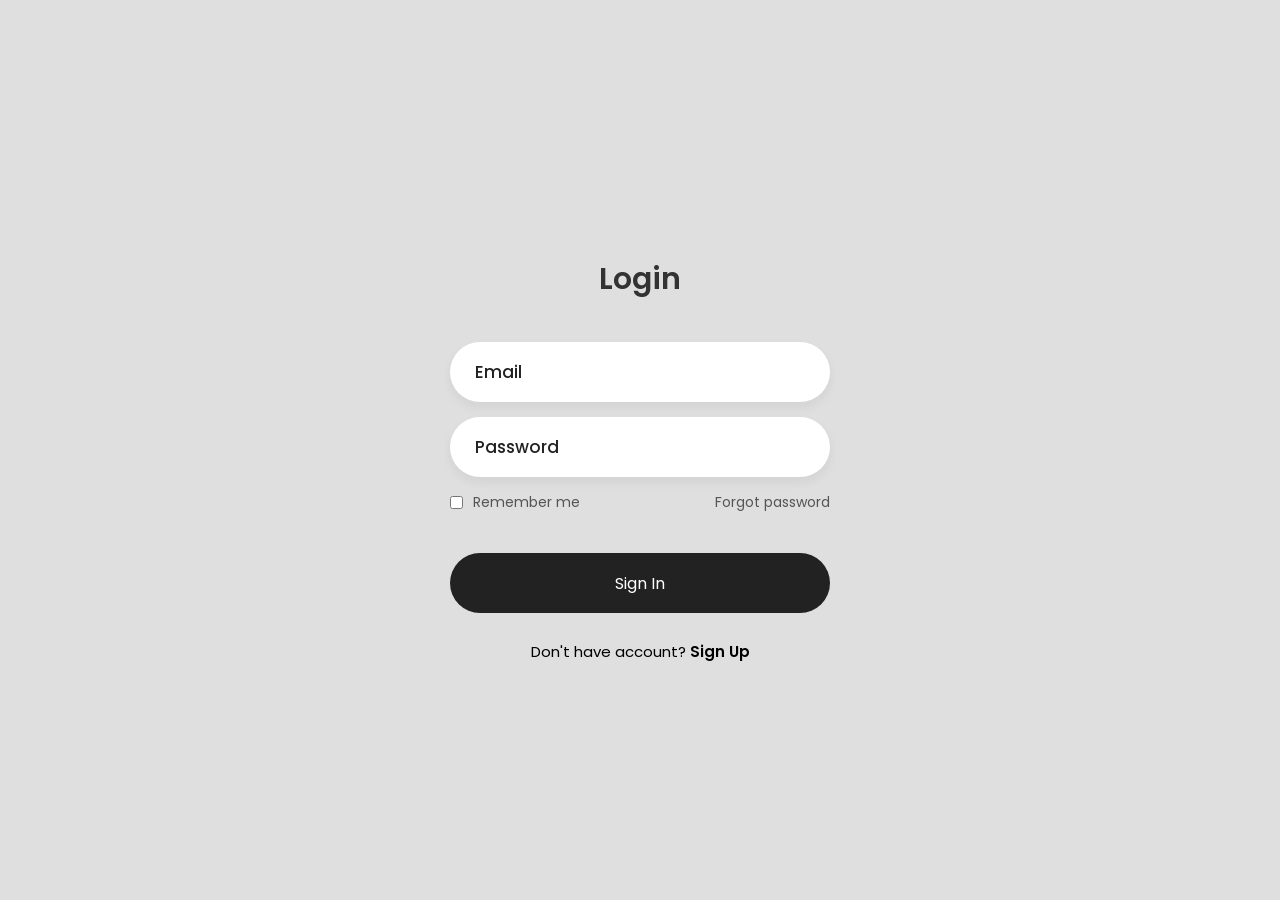
<file: templates/Login/Login 1/index.html>
<!DOCTYPE html>
<html lang="en">
<head>
    <meta charset="UTF-8">
    <meta http-equiv="X-UA-Compatible" content="IE=edge">
    <meta name="viewport" content="width=device-width, initial-scale=1.0">
    <link rel="stylesheet" href="style.css">
    <title>Login | Ludiflex</title>
</head>
<body>
    <div class="login-box">
        <div class="login-header">
            <header>Login</header>
        </div>
        <div class="input-box">
            <input type="text" class="input-field" placeholder="Email" autocomplete="off" required>
        </div>
        <div class="input-box">
            <input type="password" class="input-field" placeholder="Password" autocomplete="off" required>
        </div>
        <div class="forgot">
            <section>
                <input type="checkbox" id="check">
                <label for="check">Remember me</label>
            </section>
            <section>
                <a href="#">Forgot password</a>
            </section>
        </div>
        <div class="input-submit">
            <button class="submit-btn" id="submit"></button>
            <label for="submit">Sign In</label>
        </div>
        <div class="sign-up-link">
            <p>Don't have account? <a href="#">Sign Up</a></p>
        </div>
    </div>
</body>
</html>
</file>
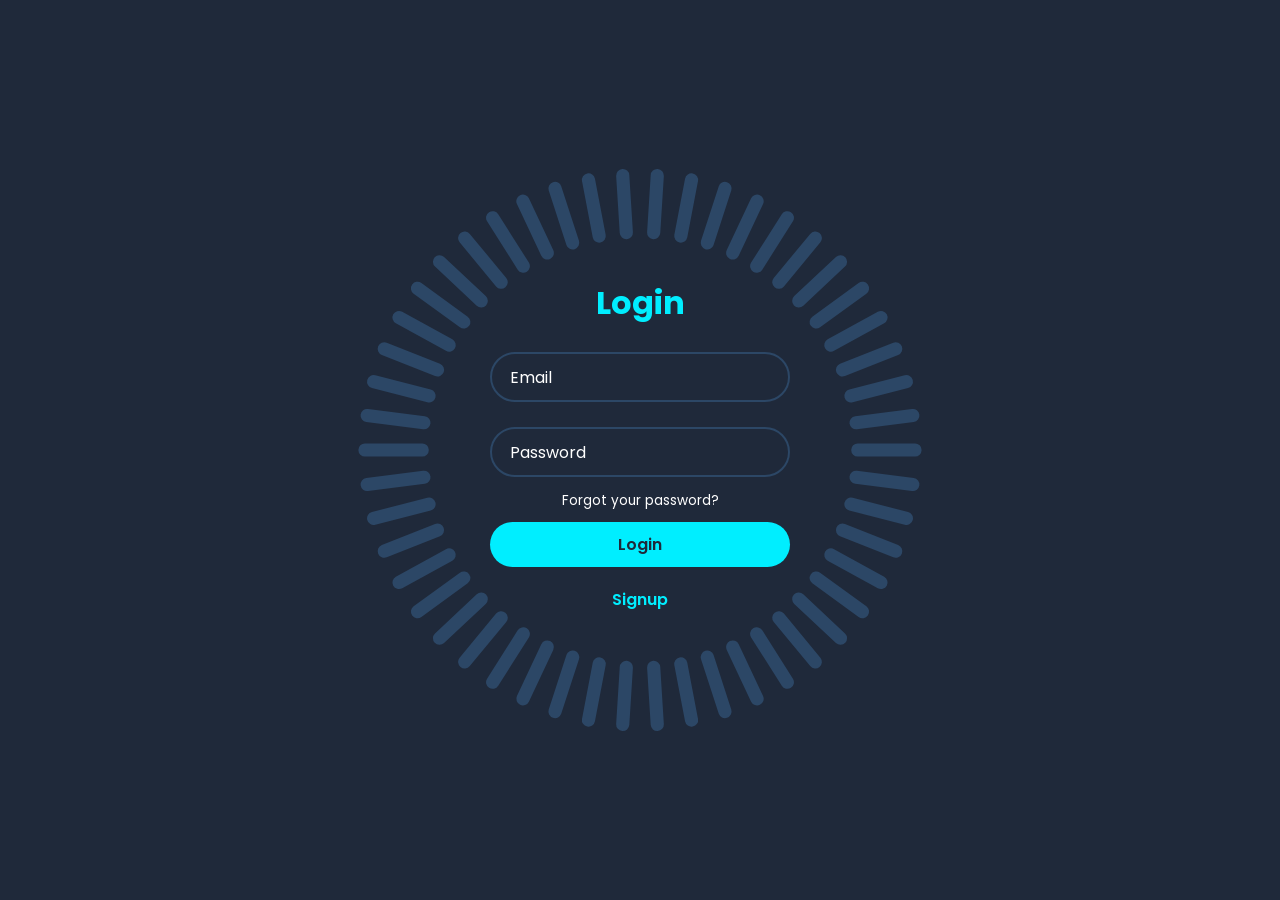
<file: templates/Login/Login 2/index.html>
<!DOCTYPE html>
<html lang="en">
<head>
    <meta charset="UTF-8">
    <meta http-equiv="X-UA-Compatible" content="IE=edge">
    <meta name="viewport" content="width=device-width, initial-scale=1.0">
    <title>Animated Login Form using HTML CSS Only | Codehal</title>
    <link rel="stylesheet" href="style.css">
</head>
<body>
    <div class="container">
        <div class="login-box">
            <h2>Login</h2>
            <form action="#">
                <div class="input-box">
                    <input type="email" required>
                    <label>Email</label>
                </div>
                <div class="input-box">
                    <input type="password" required>
                    <label>Password</label>
                </div>
                <div class="forgot-pass">
                    <a href="#">Forgot your password?</a>
                </div>
                <button type="submit" class="btn">Login</button>
                <div class="signup-link">
                    <a href="#">Signup</a>
                </div>
            </form>
        </div>
        <span style="--i:0;"></span>
        <span style="--i:1;"></span>
        <span style="--i:2;"></span>
        <span style="--i:3;"></span>
        <span style="--i:4;"></span>
        <span style="--i:5;"></span>
        <span style="--i:6;"></span>
        <span style="--i:7;"></span>
        <span style="--i:8;"></span>
        <span style="--i:9;"></span>
        <span style="--i:10;"></span>
        <span style="--i:11;"></span>
        <span style="--i:12;"></span>
        <span style="--i:13;"></span>
        <span style="--i:14;"></span>
        <span style="--i:15;"></span>
        <span style="--i:16;"></span>
        <span style="--i:17;"></span>
        <span style="--i:18;"></span>
        <span style="--i:19;"></span>
        <span style="--i:20;"></span>
        <span style="--i:21;"></span>
        <span style="--i:22;"></span>
        <span style="--i:23;"></span>
        <span style="--i:24;"></span>
        <span style="--i:25;"></span>
        <span style="--i:26;"></span>
        <span style="--i:27;"></span>
        <span style="--i:28;"></span>
        <span style="--i:29;"></span>
        <span style="--i:30;"></span>
        <span style="--i:31;"></span>
        <span style="--i:32;"></span>
        <span style="--i:33;"></span>
        <span style="--i:34;"></span>
        <span style="--i:35;"></span>
        <span style="--i:36;"></span>
        <span style="--i:37;"></span>
        <span style="--i:38;"></span>
        <span style="--i:39;"></span>
        <span style="--i:40;"></span>
        <span style="--i:41;"></span>
        <span style="--i:42;"></span>
        <span style="--i:43;"></span>
        <span style="--i:44;"></span>
        <span style="--i:45;"></span>
        <span style="--i:46;"></span>
        <span style="--i:47;"></span>
        <span style="--i:48;"></span>
        <span style="--i:49;"></span>
    </div>
  </body>
</file>
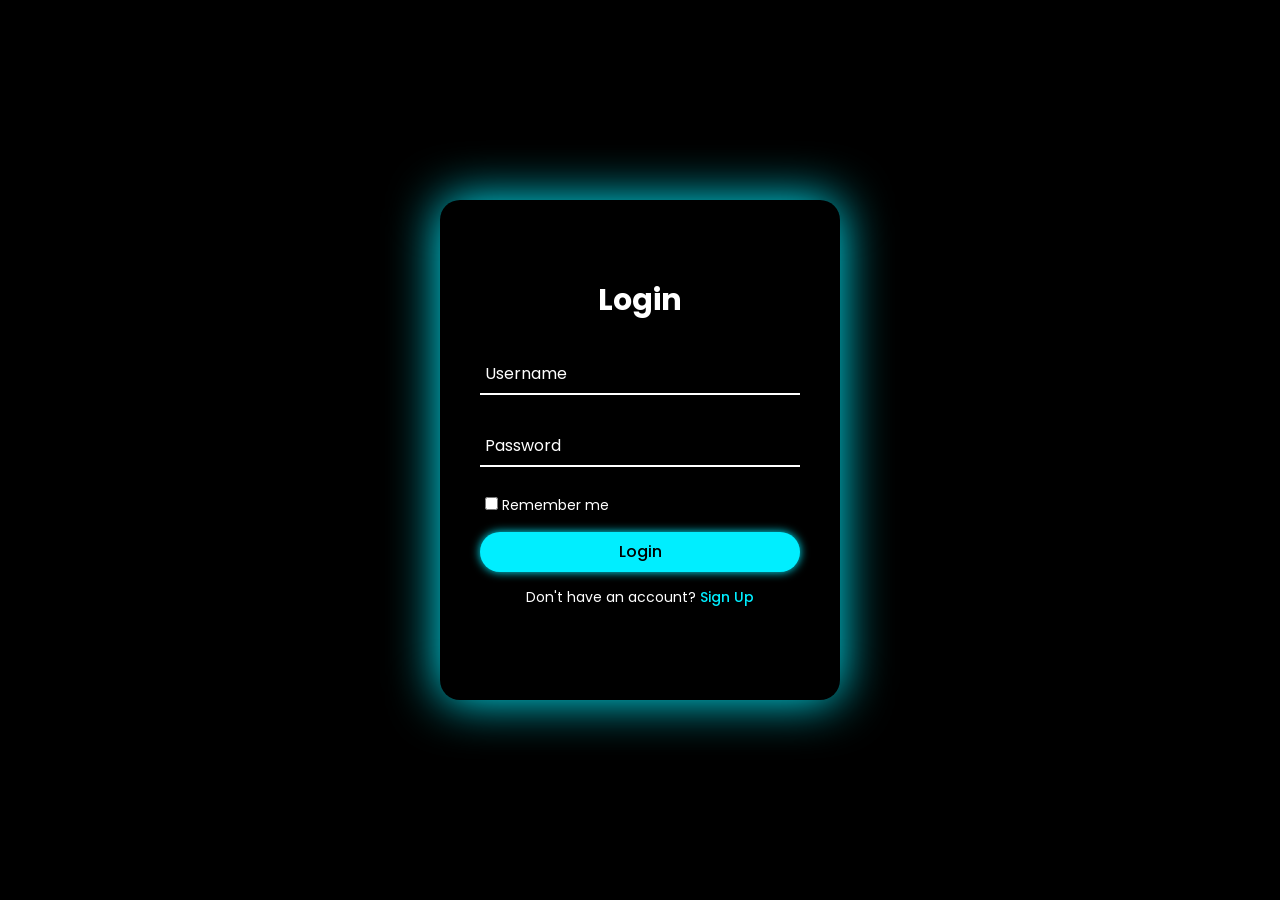
<file: templates/Login/Login 4/index.html>
<!DOCTYPE html>
<html lang="en">
<head>
  <meta charset="UTF-8">
  <meta http-equiv="X-UA-Compatible" content="IE=edge">
  <meta name="viewport" content="width=device-width, initial-scale=1.0">
  <title>Animated Login & Registration Form | Codehal</title>
  <link rel="stylesheet" type="text/css" href="style.css">
</head>
<body>
  <div class="wrapper">
    <div class="form-wrapper sign-in">
      <form action="">
        <h2>Login</h2>
        <div class="input-group">
          <input type="text" required>
          <label for="">Username</label>
        </div>
        <div class="input-group">
          <input type="password" required>
          <label for="">Password</label>
        </div>
        <div class="remember">
          <label><input type="checkbox"> Remember me</label>
        </div>
        <button type="submit">Login</button>
        <div class="signUp-link">
          <p>Don't have an account? <a href="#" class="signUpBtn-link">Sign Up</a></p>
        </div>
      </form>
    </div>
    <div class="form-wrapper sign-up">
      <form action="">
        <h2>Sign Up</h2>
        <div class="input-group">
          <input type="text" required>
          <label for="">Username</label>
        </div>
        <div class="input-group">
          <input type="email" required>
          <label for="">Email</label>
        </div>
        <div class="input-group">
          <input type="password" required>
          <label for="">Password</label>
        </div>
        <div class="remember">
          <label><input type="checkbox"> I agree to the terms & conditions</label>
        </div>
        <button type="submit">Sign Up</button>
        <div class="signUp-link">
          <p>Already have an account? <a href="#" class="signInBtn-link">Sign In</a></p>
        </div>
      </form>
    </div>
  </div>
  <script src="script.js"></script>
</body>
</html>
</file>
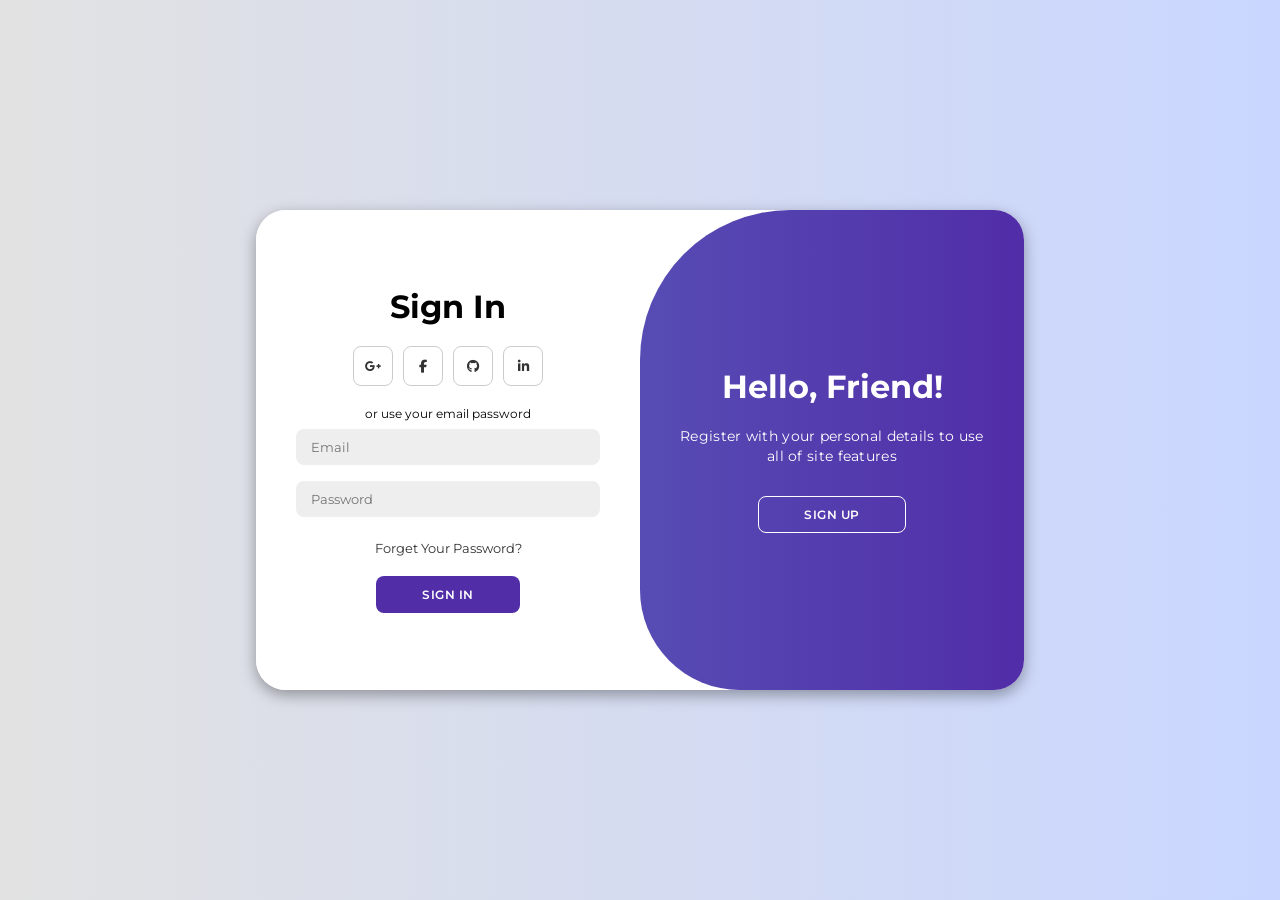
<file: templates/Login/Login 5/index.html>
<!DOCTYPE html>
<html lang="en">

<head>
    <meta charset="UTF-8">
    <meta name="viewport" content="width=device-width, initial-scale=1.0">
    <link rel="stylesheet" href="https://cdnjs.cloudflare.com/ajax/libs/font-awesome/6.4.2/css/all.min.css">
    <link rel="stylesheet" href="style.css">
    <title>Modern Login Page | AsmrProg</title>
</head>

<body>

    <div class="container" id="container">
        <div class="form-container sign-up">
            <form>
                <h1>Create Account</h1>
                <div class="social-icons">
                    <a href="#" class="icon"><i class="fa-brands fa-google-plus-g"></i></a>
                    <a href="#" class="icon"><i class="fa-brands fa-facebook-f"></i></a>
                    <a href="#" class="icon"><i class="fa-brands fa-github"></i></a>
                    <a href="#" class="icon"><i class="fa-brands fa-linkedin-in"></i></a>
                </div>
                <span>or use your email for registeration</span>
                <input type="text" placeholder="Name">
                <input type="email" placeholder="Email">
                <input type="password" placeholder="Password">
                <button>Sign Up</button>
            </form>
        </div>
        <div class="form-container sign-in">
            <form>
                <h1>Sign In</h1>
                <div class="social-icons">
                    <a href="#" class="icon"><i class="fa-brands fa-google-plus-g"></i></a>
                    <a href="#" class="icon"><i class="fa-brands fa-facebook-f"></i></a>
                    <a href="#" class="icon"><i class="fa-brands fa-github"></i></a>
                    <a href="#" class="icon"><i class="fa-brands fa-linkedin-in"></i></a>
                </div>
                <span>or use your email password</span>
                <input type="email" placeholder="Email">
                <input type="password" placeholder="Password">
                <a href="#">Forget Your Password?</a>
                <button>Sign In</button>
            </form>
        </div>
        <div class="toggle-container">
            <div class="toggle">
                <div class="toggle-panel toggle-left">
                    <h1>Welcome Back!</h1>
                    <p>Enter your personal details to use all of site features</p>
                    <button class="hidden" id="login">Sign In</button>
                </div>
                <div class="toggle-panel toggle-right">
                    <h1>Hello, Friend!</h1>
                    <p>Register with your personal details to use all of site features</p>
                    <button class="hidden" id="register">Sign Up</button>
                </div>
            </div>
        </div>
    </div>

    <script src="script.js"></script>
</body>

  </html>
</file>
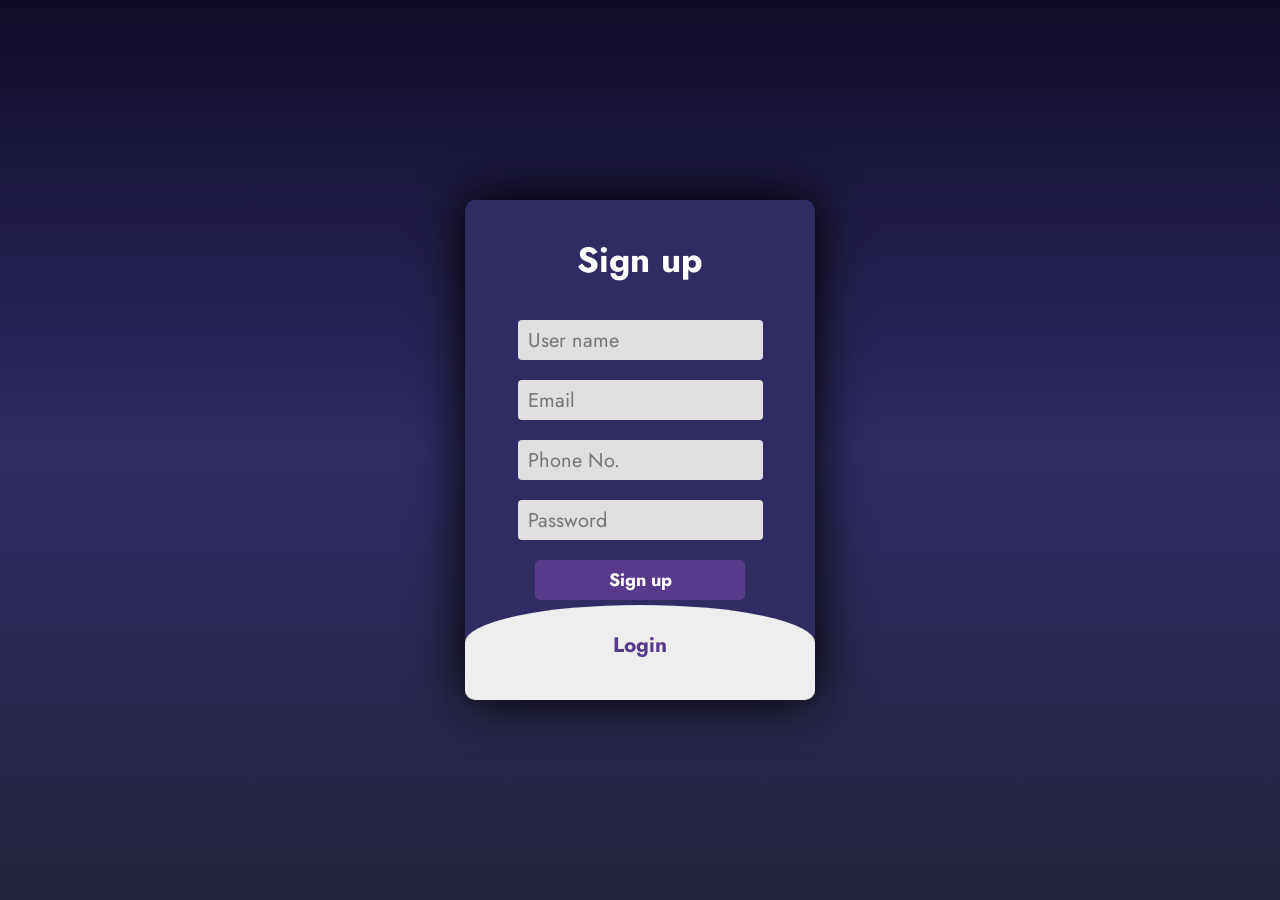
<file: templates/Login/Login 6/index.html>
<!DOCTYPE html>
<html lang="en">
  <head>
    <meta charset="UTF-8" />
    <meta name="viewport" content="width=device-width, initial-scale=1.0" />
    <title>Sign up / Login Form</title>
    <link rel="stylesheet" href="style.css" />
    <link
      href="https://fonts.googleapis.com/css2?family=Jost:ital,wght@0,100..900;1,100..900&display=swap"
      rel="stylesheet"
    />
  </head>
  <body>
    <main>
        <input type="checkbox" aria-hidden="false" id="chk">
        <div class="signup">
            <form action="" class="signupForm">
                <label for="chk">Sign up</label>
                <input type="text" required placeholder="User name">
                <input type="email" required placeholder="Email">
                <input type="tel" required placeholder="Phone No.">
                <input type="password" required placeholder="Password">
                <button>Sign up</button>
            </form>
        </div>

        <div class="login">
            <form action="">
                <label for="chk">Login</label>
                <input type="email" required placeholder="Email">
                <input type="password" required placeholder="Password">
                <button>Login</button>
            </form>
        </div>
    </main>
  </body>
</html>
</file>
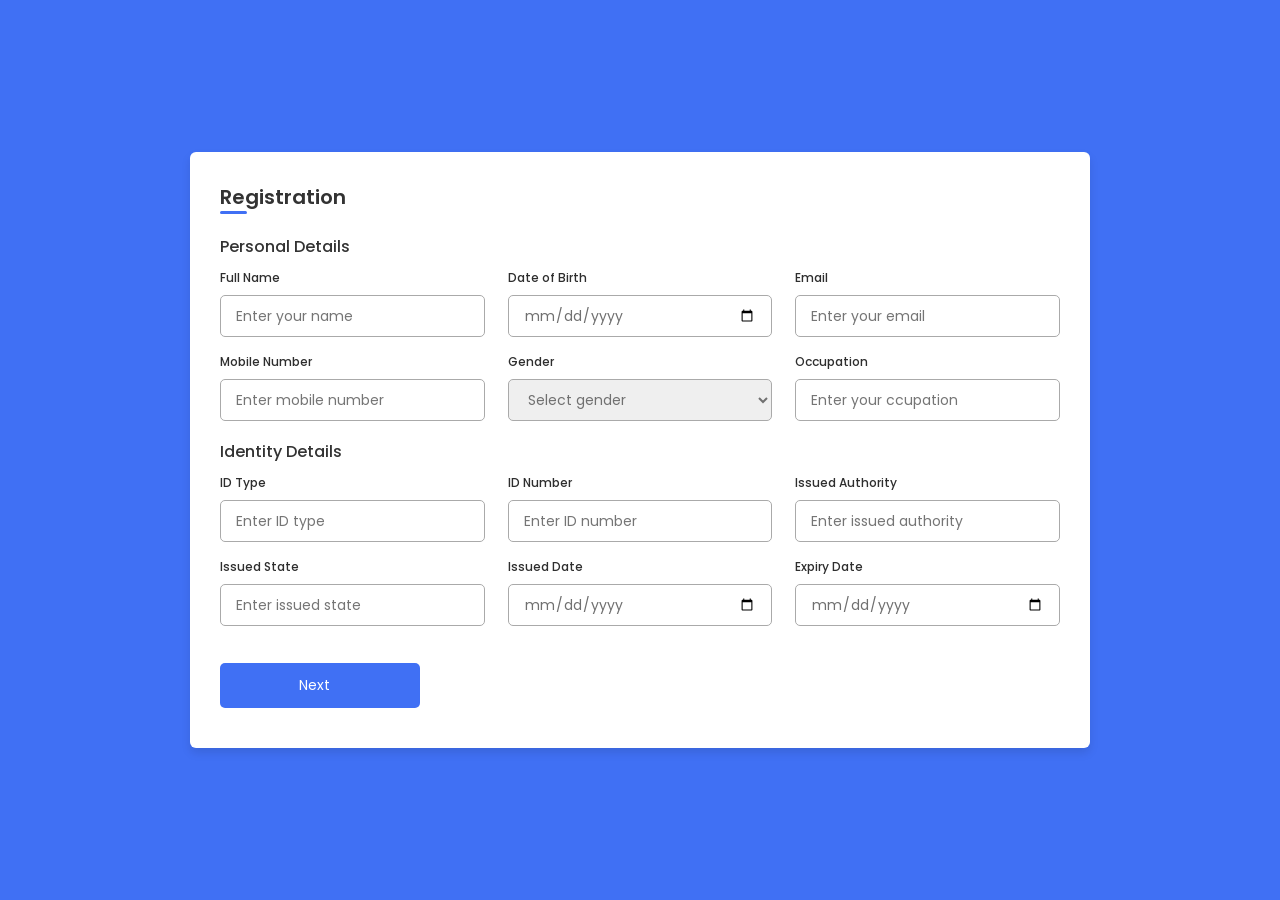
<file: templates/Sign up/Sign-up 2/index.html>
<!DOCTYPE html>
<!-- Coding By CodingNepal - codingnepalweb.com -->
<html lang="en">
<head>
    <meta charset="UTF-8">
    <meta http-equiv="X-UA-Compatible" content="IE=edge">
    <meta name="viewport" content="width=device-width, initial-scale=1.0">
    
    <!----======== CSS ======== -->
    <link rel="stylesheet" href="style.css">
     
    <!----===== Iconscout CSS ===== -->
    <link rel="stylesheet" href="https://unicons.iconscout.com/release/v4.0.0/css/line.css">

   <title>Responsive Regisration Form </title>
</head>
<body>
    <div class="container">
        <header>Registration</header>

        <form action="#">
            <div class="form first">
                <div class="details personal">
                    <span class="title">Personal Details</span>

                    <div class="fields">
                        <div class="input-field">
                            <label>Full Name</label>
                            <input type="text" placeholder="Enter your name" required>
                        </div>

                        <div class="input-field">
                            <label>Date of Birth</label>
                            <input type="date" placeholder="Enter birth date" required>
                        </div>

                        <div class="input-field">
                            <label>Email</label>
                            <input type="text" placeholder="Enter your email" required>
                        </div>

                        <div class="input-field">
                            <label>Mobile Number</label>
                            <input type="number" placeholder="Enter mobile number" required>
                        </div>

                        <div class="input-field">
                            <label>Gender</label>
                            <select required>
                                <option disabled selected>Select gender</option>
                                <option>Male</option>
                                <option>Female</option>
                                <option>Others</option>
                            </select>
                        </div>

                        <div class="input-field">
                            <label>Occupation</label>
                            <input type="text" placeholder="Enter your ccupation" required>
                        </div>
                    </div>
                </div>

                <div class="details ID">
                    <span class="title">Identity Details</span>

                    <div class="fields">
                        <div class="input-field">
                            <label>ID Type</label>
                            <input type="text" placeholder="Enter ID type" required>
                        </div>

                        <div class="input-field">
                            <label>ID Number</label>
                            <input type="number" placeholder="Enter ID number" required>
                        </div>

                        <div class="input-field">
                            <label>Issued Authority</label>
                            <input type="text" placeholder="Enter issued authority" required>
                        </div>

                        <div class="input-field">
                            <label>Issued State</label>
                            <input type="text" placeholder="Enter issued state" required>
                        </div>

                        <div class="input-field">
                            <label>Issued Date</label>
                            <input type="date" placeholder="Enter your issued date" required>
                        </div>

                        <div class="input-field">
                            <label>Expiry Date</label>
                            <input type="date" placeholder="Enter expiry date" required>
                        </div>
                    </div>

                    <button class="nextBtn">
                        <span class="btnText">Next</span>
                        <i class="uil uil-navigator"></i>
                    </button>
                </div> 
            </div>

            <div class="form second">
                <div class="details address">
                    <span class="title">Address Details</span>

                    <div class="fields">
                        <div class="input-field">
                            <label>Address Type</label>
                            <input type="text" placeholder="Permanent or Temporary" required>
                        </div>

                        <div class="input-field">
                            <label>Nationality</label>
                            <input type="text" placeholder="Enter nationality" required>
                        </div>

                        <div class="input-field">
                            <label>State</label>
                            <input type="text" placeholder="Enter your state" required>
                        </div>

                        <div class="input-field">
                            <label>District</label>
                            <input type="text" placeholder="Enter your district" required>
                        </div>

                        <div class="input-field">
                            <label>Block Number</label>
                            <input type="number" placeholder="Enter block number" required>
                        </div>

                        <div class="input-field">
                            <label>Ward Number</label>
                            <input type="number" placeholder="Enter ward number" required>
                        </div>
                    </div>
                </div>

                <div class="details family">
                    <span class="title">Family Details</span>

                    <div class="fields">
                        <div class="input-field">
                            <label>Father Name</label>
                            <input type="text" placeholder="Enter father name" required>
                        </div>

                        <div class="input-field">
                            <label>Mother Name</label>
                            <input type="text" placeholder="Enter mother name" required>
                        </div>

                        <div class="input-field">
                            <label>Grandfather</label>
                            <input type="text" placeholder="Enter grandfther name" required>
                        </div>

                        <div class="input-field">
                            <label>Spouse Name</label>
                            <input type="text" placeholder="Enter spouse name" required>
                        </div>

                        <div class="input-field">
                            <label>Father in Law</label>
                            <input type="text" placeholder="Father in law name" required>
                        </div>

                        <div class="input-field">
                            <label>Mother in Law</label>
                            <input type="text" placeholder="Mother in law name" required>
                        </div>
                    </div>

                    <div class="buttons">
                        <div class="backBtn">
                            <i class="uil uil-navigator"></i>
                            <span class="btnText">Back</span>
                        </div>
                        
                        <button class="sumbit">
                            <span class="btnText">Submit</span>
                            <i class="uil uil-navigator"></i>
                        </button>
                    </div>
                </div> 
            </div>
        </form>
    </div>

    <script src="script.js"></script>
</body>
  </html>
</file>
<file: templates/Login/Login 1/style.css>
@import url('https://fonts.googleapis.com/css2?family=Poppins:wght@400;500&display=swap');

*{
    margin: 0;
    padding: 0;
    box-sizing: border-box;
    font-family: 'Poppins',sans-serif;
}
body{
    display: flex;
    justify-content: center;
    align-items: center;
    min-height: 100vh;
    background: #dfdfdf;
}
.login-box{
    display: flex;
    justify-content: center;
    flex-direction: column;
    width: 440px;
    height: 480px;
    padding: 30px;
}
.login-header{
    text-align: center;
    margin: 20px 0 40px 0;
}
.login-header header{
    color: #333;
    font-size: 30px;
    font-weight: 600;
}
.input-box .input-field{
    width: 100%;
    height: 60px;
    font-size: 17px;
    padding: 0 25px;
    margin-bottom: 15px;
    border-radius: 30px;
    border: none;
    box-shadow: 0px 5px 10px 1px rgba(0,0,0, 0.05);
    outline: none;
    transition: .3s;
}
::placeholder{
    font-weight: 500;
    color: #222;
}
.input-field:focus{
    width: 105%;
}
.forgot{
    display: flex;
    justify-content: space-between;
    margin-bottom: 40px;
}
section{
    display: flex;
    align-items: center;
    font-size: 14px;
    color: #555;
}
#check{
    margin-right: 10px;
}
a{
    text-decoration: none;
}
a:hover{
    text-decoration: underline;
}
section a{
    color: #555;
}
.input-submit{
    position: relative;
}
.submit-btn{
    width: 100%;
    height: 60px;
    background: #222;
    border: none;
    border-radius: 30px;
    cursor: pointer;
    transition: .3s;
}
.input-submit label{
    position: absolute;
    top: 45%;
    left: 50%;
    color: #fff;
    -webkit-transform: translate(-50%, -50%);
    -ms-transform: translate(-50%, -50%);
    transform: translate(-50%, -50%);
    cursor: pointer;
}
.submit-btn:hover{
    background: #000;
    transform: scale(1.05,1);
}
.sign-up-link{
    text-align: center;
    font-size: 15px;
    margin-top: 20px;
}
.sign-up-link a{
    color: #000;
    font-weight: 600;
}
</file>
<file: templates/Login/Login 2/style.css>
@import url('https://fonts.googleapis.com/css2?family=Poppins:wght@300;400;500;600;700;800;900&display=swap');
* {
    margin: 0;
    padding: 0;
    box-sizing: border-box;
    font-family: 'Poppins', sans-serif;
}
body {
    display: flex;
    justify-content: center;
    align-items: center;
    min-height: 100vh;
    background: #1f293a;
}
.container {
    position: relative;
    width: 256px;
    height: 256px;
    display: flex;
    justify-content: center;
    align-items: center;
}
.container span {
    position: absolute;
    left: 0;
    width: 32px;
    height: 6px;
    background: #2c4766;
    border-radius: 8px;
    transform-origin: 128px;
    transform: scale(2.2) rotate(calc(var(--i) * (360deg / 50)));
    animation: animateBlink 3s linear infinite;
    animation-delay: calc(var(--i) * (3s / 50));
}
@keyframes animateBlink {
    0% {
        background: #0ef;
    }
    25% {
        background: #2c4766;
    }
}
.login-box {
    position: absolute;
    width: 400px;
}
.login-box form {
    width: 100%;
    padding: 0 50px;
}
h2 {
    font-size: 2em;
    color: #0ef;
    text-align: center;
}
.input-box {
    position: relative;
    margin: 25px 0;
}
.input-box input {
    width: 100%;
    height: 50px;
    background: transparent;
    border: 2px solid #2c4766;
    outline: none;
    border-radius: 40px;
    font-size: 1em;
    color: #fff;
    padding: 0 20px;
    transition: .5s ease;
}
.input-box input:focus,
.input-box input:valid {
    border-color: #0ef;
}
.input-box label {
    position: absolute;
    top: 50%;
    left: 20px;
    transform: translateY(-50%);
    font-size: 1em;
    color: #fff;
    pointer-events: none;
    transition: .5s ease;
}
.input-box input:focus~label,
.input-box input:valid~label {
    top: 1px;
    font-size: .8em;
    background: #1f293a;
    padding: 0 6px;
    color: #0ef;
}
.forgot-pass {
    margin: -15px 0 10px;
    text-align: center;
}
.forgot-pass a {
    font-size: .85em;
    color: #fff;
    text-decoration: none;
}
.forgot-pass a:hover {
    text-decoration: underline;
}
.btn {
    width: 100%;
    height: 45px;
    background: #0ef;
    border: none;
    outline: none;
    border-radius: 40px;
    cursor: pointer;
    font-size: 1em;
    color: #1f293a;
    font-weight: 600;
}
.signup-link {
    margin: 20px 0 10px;
    text-align: center;
}
.signup-link a {
    font-size: 1em;
    color: #0ef;
    text-decoration: none;
    font-weight: 600;
}
.signup-link a:hover {
    text-decoration:
</file>
<file: templates/Login/Login 4/style.css>
@import url('https://fonts.googleapis.com/css2?family=Poppins:wght@300;400;500;600;700;800;900&display=swap');
* {
  margin: 0;
  padding: 0;
  box-sizing: border-box;
  font-family: 'Poppins', sans-serif;
}
body {
  display: flex;
  justify-content: center;
  align-items: center;
  min-height: 100vh;
  background: #000;
}
.wrapper {
  position: relative;
  width: 400px;
  height: 500px;
  background: #000;
  box-shadow: 0 0 50px #0ef;
  border-radius: 20px;
  padding: 40px;
  overflow: hidden;
}
.wrapper:hover {
  animation: animate 1s linear infinite;
}
@keyframes animate {
  100% {
    filter: hue-rotate(360deg);
  }
}
.form-wrapper {
  display: flex;
  justify-content: center;
  align-items: center;
  width: 100%;
  height: 100%;
  transition: 1s ease-in-out;
}
.wrapper.active .form-wrapper.sign-in {
  transform: translateY(-450px);
}
.wrapper .form-wrapper.sign-up {
  position: absolute;
  top: 450px;
  left: 0;
}
.wrapper.active .form-wrapper.sign-up {
  transform: translateY(-450px);
}
h2 {
  font-size: 30px;
  color: #fff;
  text-align: center;
}
.input-group {
  position: relative;
  margin: 30px 0;
  border-bottom: 2px solid #fff;
}
.input-group label {
  position: absolute;
  top: 50%;
  left: 5px;
  transform: translateY(-50%);
  font-size: 16px;
  color: #fff;
  pointer-events: none;
  transition: .5s;
}
.input-group input {
  width: 320px;
  height: 40px;
  font-size: 16px;
  color: #fff;
  padding: 0 5px;
  background: transparent;
  border: none;
  outline: none;
}
.input-group input:focus~label,
.input-group input:valid~label {
  top: -5px;
}
.remember {
  margin: -5px 0 15px 5px;
}
.remember label {
  color: #fff;
  font-size: 14px;
}
.remember label input {
  accent-color: #0ef;
}
button {
  position: relative;
  width: 100%;
  height: 40px;
  background: #0ef;
  box-shadow: 0 0 10px #0ef;
  font-size: 16px;
  color: #000;
  font-weight: 500;
  cursor: pointer;
  border-radius: 30px;
  border: none;
  outline: none;
}
.signUp-link {
  font-size: 14px;
  text-align: center;
  margin: 15px 0;
}
.signUp-link p {
  color: #fff;
}
.signUp-link p a {
  color: #0ef;
  text-decoration: none;
  font-weight: 500;
}
.signUp-link p a:hover {
  text-decoration: underline;
}
</file>
<file: templates/Login/Login 5/style.css>
@import url('https://fonts.googleapis.com/css2?family=Montserrat:wght@300;400;500;600;700&display=swap');

*{
    margin: 0;
    padding: 0;
    box-sizing: border-box;
    font-family: 'Montserrat', sans-serif;
}

body{
    background-color: #c9d6ff;
    background: linear-gradient(to right, #e2e2e2, #c9d6ff);
    display: flex;
    align-items: center;
    justify-content: center;
    flex-direction: column;
    height: 100vh;
}

.container{
    background-color: #fff;
    border-radius: 30px;
    box-shadow: 0 5px 15px rgba(0, 0, 0, 0.35);
    position: relative;
    overflow: hidden;
    width: 768px;
    max-width: 100%;
    min-height: 480px;
}

.container p{
    font-size: 14px;
    line-height: 20px;
    letter-spacing: 0.3px;
    margin: 20px 0;
}

.container span{
    font-size: 12px;
}

.container a{
    color: #333;
    font-size: 13px;
    text-decoration: none;
    margin: 15px 0 10px;
}

.container button{
    background-color: #512da8;
    color: #fff;
    font-size: 12px;
    padding: 10px 45px;
    border: 1px solid transparent;
    border-radius: 8px;
    font-weight: 600;
    letter-spacing: 0.5px;
    text-transform: uppercase;
    margin-top: 10px;
    cursor: pointer;
}

.container button.hidden{
    background-color: transparent;
    border-color: #fff;
}

.container form{
    background-color: #fff;
    display: flex;
    align-items: center;
    justify-content: center;
    flex-direction: column;
    padding: 0 40px;
    height: 100%;
}

.container input{
    background-color: #eee;
    border: none;
    margin: 8px 0;
    padding: 10px 15px;
    font-size: 13px;
    border-radius: 8px;
    width: 100%;
    outline: none;
}

.form-container{
    position: absolute;
    top: 0;
    height: 100%;
    transition: all 0.6s ease-in-out;
}

.sign-in{
    left: 0;
    width: 50%;
    z-index: 2;
}

.container.active .sign-in{
    transform: translateX(100%);
}

.sign-up{
    left: 0;
    width: 50%;
    opacity: 0;
    z-index: 1;
}

.container.active .sign-up{
    transform: translateX(100%);
    opacity: 1;
    z-index: 5;
    animation: move 0.6s;
}

@keyframes move{
    0%, 49.99%{
        opacity: 0;
        z-index: 1;
    }
    50%, 100%{
        opacity: 1;
        z-index: 5;
    }
}

.social-icons{
    margin: 20px 0;
}

.social-icons a{
    border: 1px solid #ccc;
    border-radius: 20%;
    display: inline-flex;
    justify-content: center;
    align-items: center;
    margin: 0 3px;
    width: 40px;
    height: 40px;
}

.toggle-container{
    position: absolute;
    top: 0;
    left: 50%;
    width: 50%;
    height: 100%;
    overflow: hidden;
    transition: all 0.6s ease-in-out;
    border-radius: 150px 0 0 100px;
    z-index: 1000;
}

.container.active .toggle-container{
    transform: translateX(-100%);
    border-radius: 0 150px 100px 0;
}

.toggle{
    background-color: #512da8;
    height: 100%;
    background: linear-gradient(to right, #5c6bc0, #512da8);
    color: #fff;
    position: relative;
    left: -100%;
    height: 100%;
    width: 200%;
    transform: translateX(0);
    transition: all 0.6s ease-in-out;
}

.container.active .toggle{
    transform: translateX(50%);
}

.toggle-panel{
    position: absolute;
    width: 50%;
    height: 100%;
    display: flex;
    align-items: center;
    justify-content: center;
    flex-direction: column;
    padding: 0 30px;
    text-align: center;
    top: 0;
    transform: translateX(0);
    transition: all 0.6s ease-in-out;
}

.toggle-left{
    transform: translateX(-200%);
}

.container.active .toggle-left{
    transform: translateX(0);
}

.toggle-right{
    right: 0;
    transform: translateX(0);
}

.container.active .toggle-right{
    transform: translateX(200%);
}
</file>
<file: templates/Login/Login 6/style.css>
* {
  padding: 0;
  margin: 0;
  box-sizing: border-box;
  font-family: "Jost", sans-serif;
}

body{
    display: flex;
    justify-content: center;
    align-items: center;
    height: 100vh;
    background: linear-gradient(to bottom, #0f0c29, #302b63, #24243e);

}

main{
    width: 350px;
    height: 500px;
    background-color: #302b63;
    box-shadow: 0px 0px 50px 2px black;
    border-radius: 10px;
    overflow: hidden;
}

#chk{
    display: none;
}

.signup{
    width: 100%;
    height: 100%;
}

.signupForm{
    display: flex;
    justify-content: center;
    align-items: center;
    flex-direction: column;
}
.signupForm label{
    font-size: 35px;
    color: #fff;
    font-weight: bold;
    margin: 35px 0px;
    cursor: pointer;
    transition: .8s ease-in-out;
}

input{
    width: 70%;
    height: 40px;
    padding: 10px;
    font-size: 20px;
    margin-bottom: 20px;
    border: none;
    outline: none;
    border-radius: 4px;
    background: #e0dede;
}

button{
    width: 60%;
    padding: 7px;
    font-size: 18px;
    font-weight: 700;
    color: #fff;
    background: #573b8a;
    border: none;
    outline: none;
    border-radius: 5px;
    cursor: pointer;
}

button:hover{
    background: #6d44b8;
}

.login{
    width: 100%;
    height: 450px;
    background: #eee;
    border-radius: 60% / 10%;
    transform: translateY(-95px);
    transition: .8s ease-in-out;
}

.login form{
    display: flex;
    justify-content: center;
    align-items: center;
    flex-direction: column;
}

.login label{
    font-size: 35px;
    color: #573b8a;
    font-weight: bold;
    margin: 15px 0px 50px 0px;
    cursor: pointer;
    transform: scale(.6);
    transition: .8s ease-in-out;
}

#chk:checked~.login{
    transform: translateY(-415px);
}

#chk:checked~.login label{
    transform: scale(1);
}

#chk:checked~.signup label{
    transform: scale(.6);
      }
</file>
<file: templates/Sign up/Sign-up 2/style.css>
/* ===== Google Font Import - Poppins ===== */
@import url('https://fonts.googleapis.com/css2?family=Poppins:wght@200;300;400;500;600&display=swap');
*{
    margin: 0;
    padding: 0;
    box-sizing: border-box;
    font-family: 'Poppins', sans-serif;
}
body{
    min-height: 100vh;
    display: flex;
    align-items: center;
    justify-content: center;
    background: #4070f4;
}
.container{
    position: relative;
    max-width: 900px;
    width: 100%;
    border-radius: 6px;
    padding: 30px;
    margin: 0 15px;
    background-color: #fff;
    box-shadow: 0 5px 10px rgba(0,0,0,0.1);
}
.container header{
    position: relative;
    font-size: 20px;
    font-weight: 600;
    color: #333;
}
.container header::before{
    content: "";
    position: absolute;
    left: 0;
    bottom: -2px;
    height: 3px;
    width: 27px;
    border-radius: 8px;
    background-color: #4070f4;
}
.container form{
    position: relative;
    margin-top: 16px;
    min-height: 490px;
    background-color: #fff;
    overflow: hidden;
}
.container form .form{
    position: absolute;
    background-color: #fff;
    transition: 0.3s ease;
}
.container form .form.second{
    opacity: 0;
    pointer-events: none;
    transform: translateX(100%);
}
form.secActive .form.second{
    opacity: 1;
    pointer-events: auto;
    transform: translateX(0);
}
form.secActive .form.first{
    opacity: 0;
    pointer-events: none;
    transform: translateX(-100%);
}
.container form .title{
    display: block;
    margin-bottom: 8px;
    font-size: 16px;
    font-weight: 500;
    margin: 6px 0;
    color: #333;
}
.container form .fields{
    display: flex;
    align-items: center;
    justify-content: space-between;
    flex-wrap: wrap;
}
form .fields .input-field{
    display: flex;
    width: calc(100% / 3 - 15px);
    flex-direction: column;
    margin: 4px 0;
}
.input-field label{
    font-size: 12px;
    font-weight: 500;
    color: #2e2e2e;
}
.input-field input, select{
    outline: none;
    font-size: 14px;
    font-weight: 400;
    color: #333;
    border-radius: 5px;
    border: 1px solid #aaa;
    padding: 0 15px;
    height: 42px;
    margin: 8px 0;
}
.input-field input :focus,
.input-field select:focus{
    box-shadow: 0 3px 6px rgba(0,0,0,0.13);
}
.input-field select,
.input-field input[type="date"]{
    color: #707070;
}
.input-field input[type="date"]:valid{
    color: #333;
}
.container form button, .backBtn{
    display: flex;
    align-items: center;
    justify-content: center;
    height: 45px;
    max-width: 200px;
    width: 100%;
    border: none;
    outline: none;
    color: #fff;
    border-radius: 5px;
    margin: 25px 0;
    background-color: #4070f4;
    transition: all 0.3s linear;
    cursor: pointer;
}
.container form .btnText{
    font-size: 14px;
    font-weight: 400;
}
form button:hover{
    background-color: #265df2;
}
form button i,
form .backBtn i{
    margin: 0 6px;
}
form .backBtn i{
    transform: rotate(180deg);
}
form .buttons{
    display: flex;
    align-items: center;
}
form .buttons button , .backBtn{
    margin-right: 14px;
}

@media (max-width: 750px) {
    .container form{
        overflow-y: scroll;
    }
    .container form::-webkit-scrollbar{
       display: none;
    }
    form .fields .input-field{
        width: calc(100% / 2 - 15px);
    }
}

@media (max-width: 550px) {
    form .fields .input-field{
        width: 100%;
    }
}
</file>
